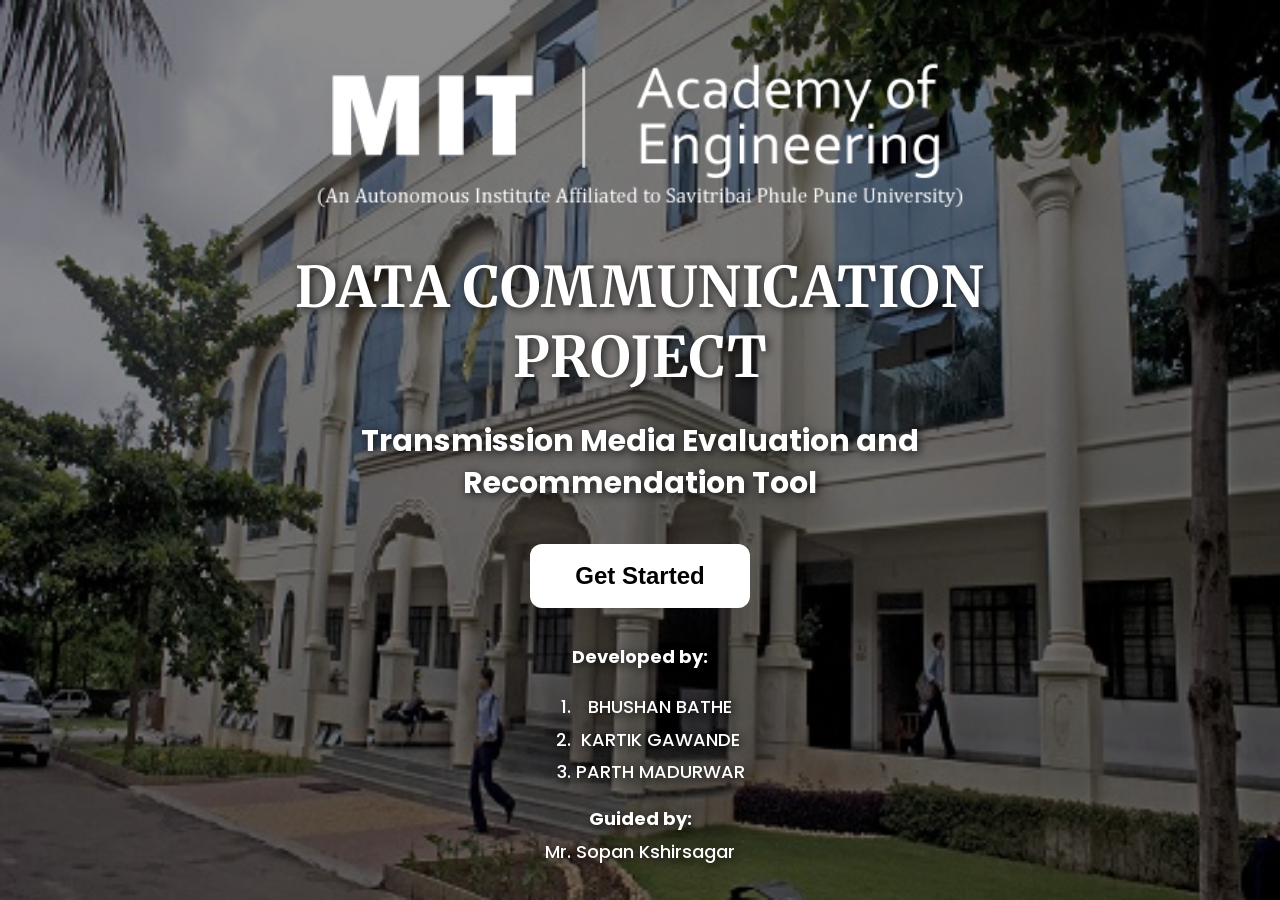
<file: index.html>
<!DOCTYPE html>
<html>

<head>
    <title>Transmission Media Evaluation Tool</title>

    <link rel="stylesheet" href="style.css">

    <link rel="preconnect" href="https://fonts.googleapis.com">
    <link rel="preconnect" href="https://fonts.gstatic.com" crossorigin>

    <link href="https://fonts.googleapis.com/css2?family=Merriweather:wght@700&family=Poppins:wght@300;400;500;600&display=swap" rel="stylesheet">
</head>

<body>

    <div class="container">

        <div class="content">

            <img src="image/logo.png" class="logo" alt="MIT Academy of Engineering">

            <h1>DATA COMMUNICATION PROJECT</h1>

            <p class="exp">
                Transmission Media Evaluation and
                <br>
                Recommendation Tool
            </p>

            <a href="theory.html">
                <button class="btn">Get Started</button>
            </a>

            <div class="footer">

                <p><strong>Developed by:</strong></p>

                <ol>
                    <li>BHUSHAN BATHE</li>
                    <li>KARTIK GAWANDE</li>
                    <li>PARTH MADURWAR</li>
                </ol>

                <p class="guide">
                    <strong>Guided by:</strong><br>
                    Mr. Sopan Kshirsagar
                </p>

            </div>

        </div>

    </div>

</body>

</html>
</file>
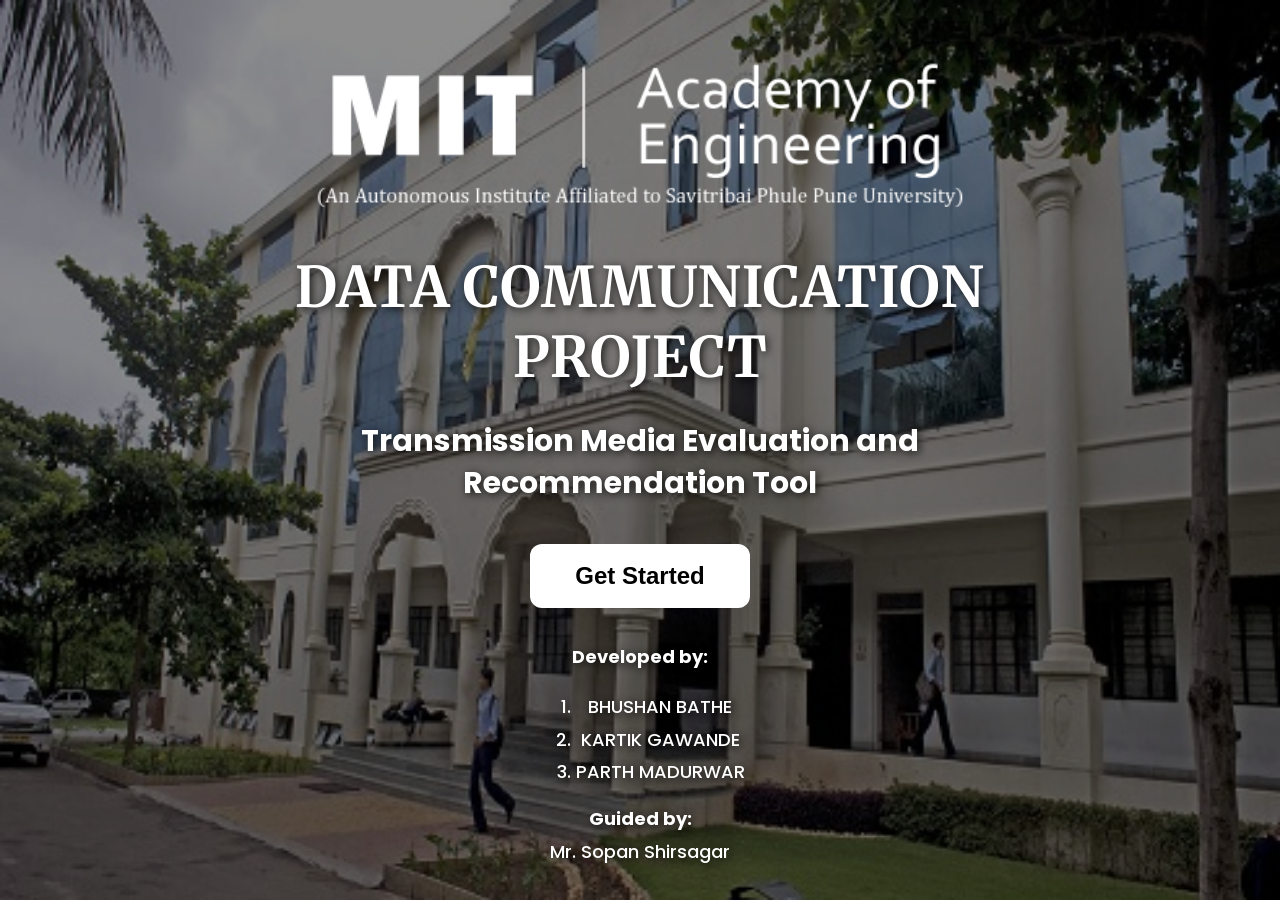
<file: DC project/index.html>
<!DOCTYPE html>
<html>

<head>
    <title>Transmission Media Evaluation Tool</title>

    <link rel="stylesheet" href="style.css">

    <link rel="preconnect" href="https://fonts.googleapis.com">
    <link rel="preconnect" href="https://fonts.gstatic.com" crossorigin>

    <link href="https://fonts.googleapis.com/css2?family=Merriweather:wght@700&family=Poppins:wght@300;400;500;600&display=swap" rel="stylesheet">
</head>

<body>

    <div class="container">

        <div class="content">

            <img src="image/logo.png" class="logo" alt="MIT Academy of Engineering">

            <h1>DATA COMMUNICATION PROJECT</h1>

            <p class="exp">
                Transmission Media Evaluation and
                <br>
                Recommendation Tool
            </p>

            <a href="theory.html">
                <button class="btn">Get Started</button>
            </a>

            <div class="footer">

                <p><strong>Developed by:</strong></p>

                <ol>
                    <li>BHUSHAN BATHE</li>
                    <li>KARTIK GAWANDE</li>
                    <li>PARTH MADURWAR</li>
                </ol>

                <p class="guide">
                    <strong>Guided by:</strong><br>
                    Mr. Sopan Shirsagar
                </p>

            </div>

        </div>

    </div>

</body>

</html>
</file>
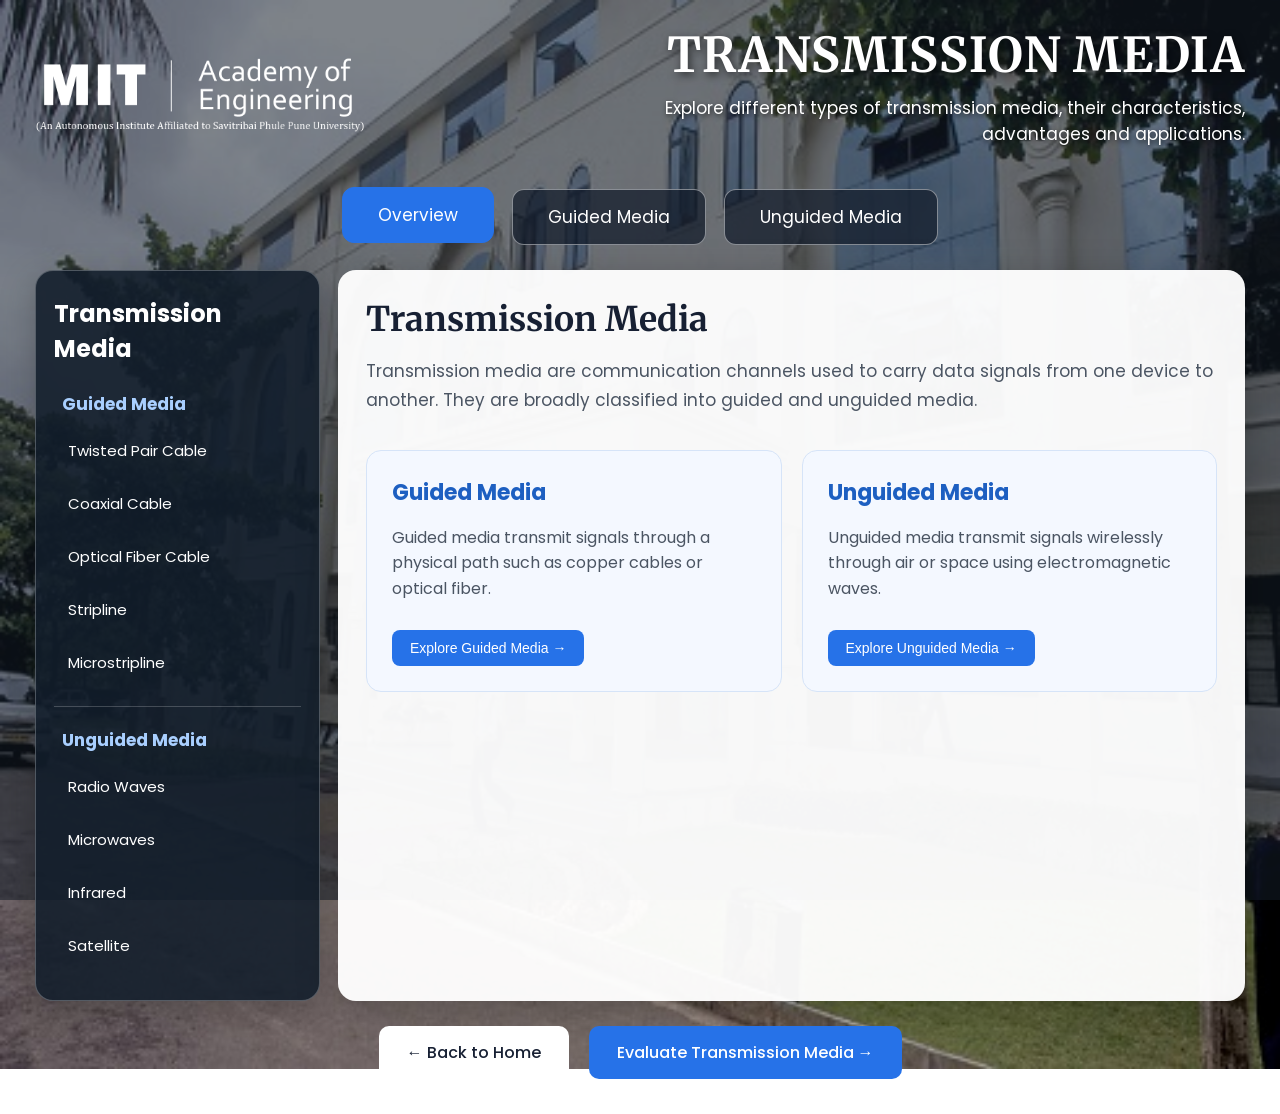
<file: theory.html>
<!DOCTYPE html>
<html lang="en">

<head>

    <meta charset="UTF-8">

    <meta name="viewport" content="width=device-width, initial-scale=1.0">

    <title>Transmission Media</title>

    <link rel="stylesheet" href="theory.css">

    <link rel="preconnect" href="https://fonts.googleapis.com">
    <link rel="preconnect" href="https://fonts.gstatic.com" crossorigin>

    <link href="https://fonts.googleapis.com/css2?family=Merriweather:wght@700&family=Poppins:wght@300;400;500;600;700&display=swap" rel="stylesheet">

</head>

<body>

    <div class="page">

        <!-- HEADER -->

        <header class="header">

            <img src="image/logo.png" class="mit-logo" alt="MIT Academy of Engineering">

            <div class="project-heading">

                <h1>TRANSMISSION MEDIA</h1>

                <p>
                    Explore different types of transmission media,
                    their characteristics, advantages and applications.
                </p>

            </div>

        </header>


        <!-- MAIN NAVIGATION -->

        <nav class="main-nav">

            <button class="nav-btn active" onclick="showOverview()">
                Overview
            </button>

            <button class="nav-btn" onclick="showCategory('guided')">
                Guided Media
            </button>

            <button class="nav-btn" onclick="showCategory('unguided')">
                Unguided Media
            </button>

        </nav>


        <!-- MAIN CONTENT -->

        <main class="main-content">


            <!-- SIDEBAR -->

            <aside class="sidebar">

                <h2>Transmission Media</h2>


                <h3>Guided Media</h3>

                <button class="media-btn" onclick="showMedia('twisted')">
                    Twisted Pair Cable
                </button>

                <button class="media-btn" onclick="showMedia('coaxial')">
                    Coaxial Cable
                </button>

                <button class="media-btn" onclick="showMedia('fiber')">
                    Optical Fiber Cable
                </button>

                <button class="media-btn" onclick="showMedia('stripline')">
                    Stripline
                </button>

                <button class="media-btn" onclick="showMedia('microstripline')">
                    Microstripline
                </button>


                <div class="divider"></div>


                <h3>Unguided Media</h3>

                <button class="media-btn" onclick="showMedia('radio')">
                    Radio Waves
                </button>

                <button class="media-btn" onclick="showMedia('microwave')">
                    Microwaves
                </button>

                <button class="media-btn" onclick="showMedia('infrared')">
                    Infrared
                </button>

                <button class="media-btn" onclick="showMedia('satellite')">
                    Satellite
                </button>

            </aside>


            <!-- INFORMATION AREA -->

            <section class="information" id="information">

                <!-- Overview -->

                <div id="overview">

                    <h2>Transmission Media</h2>

                    <p class="intro">
                        Transmission media are communication channels used
                        to carry data signals from one device to another.
                        They are broadly classified into guided and
                        unguided media.
                    </p>


                    <div class="overview-cards">

                        <div class="overview-card">

                            <h3>Guided Media</h3>

                            <p>
                                Guided media transmit signals through a
                                physical path such as copper cables or
                                optical fiber.
                            </p>

                            <button onclick="showCategory('guided')">
                                Explore Guided Media →
                            </button>

                        </div>


                        <div class="overview-card">

                            <h3>Unguided Media</h3>

                            <p>
                                Unguided media transmit signals wirelessly
                                through air or space using electromagnetic
                                waves.
                            </p>

                            <button onclick="showCategory('unguided')">
                                Explore Unguided Media →
                            </button>

                        </div>

                    </div>

                </div>

            </section>

        </main>


        <!-- BOTTOM BUTTONS -->

        <div class="bottom-buttons">

            <a href="index.html" class="back-btn">
                ← Back to Home
            </a>

            <a href="tool.html" class="evaluate-btn">
                Evaluate Transmission Media →
            </a>

        </div>

    </div>


    <script src="theory.js"></script>

</body>

</html>
</file>
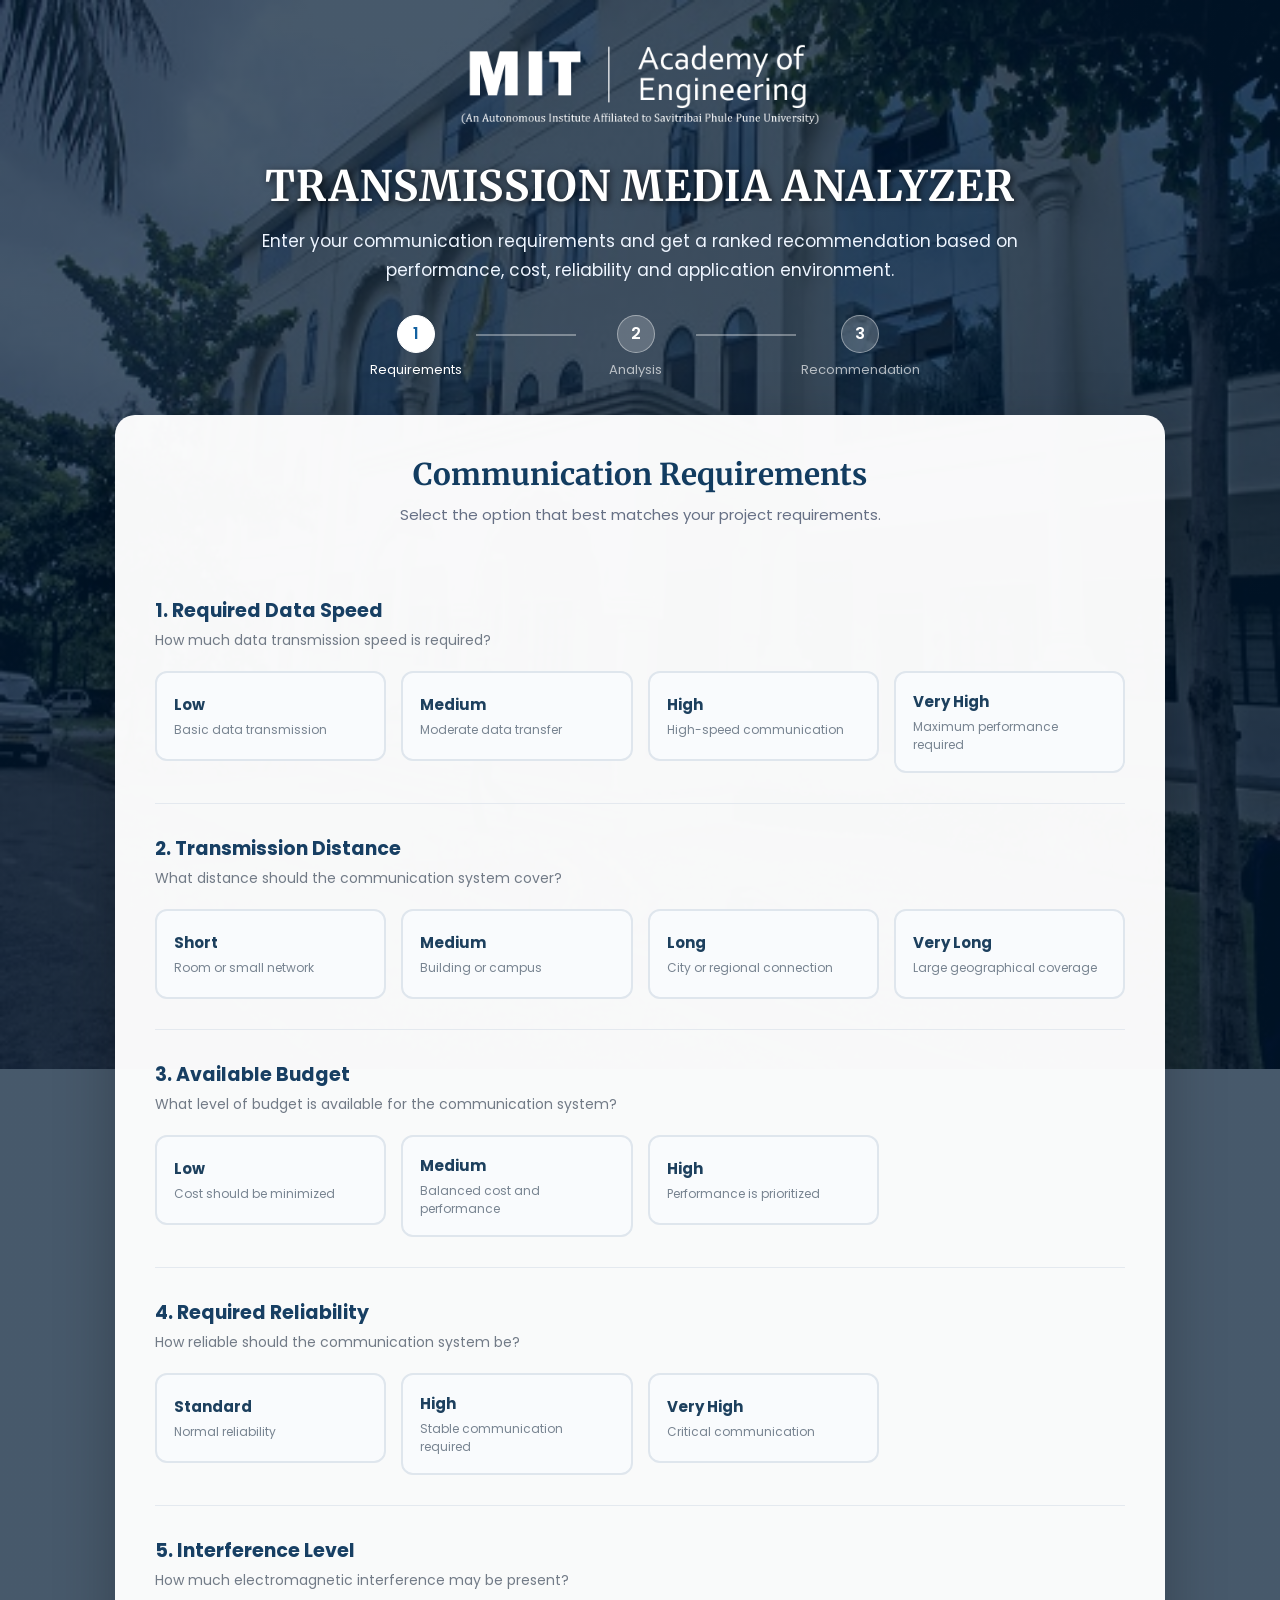
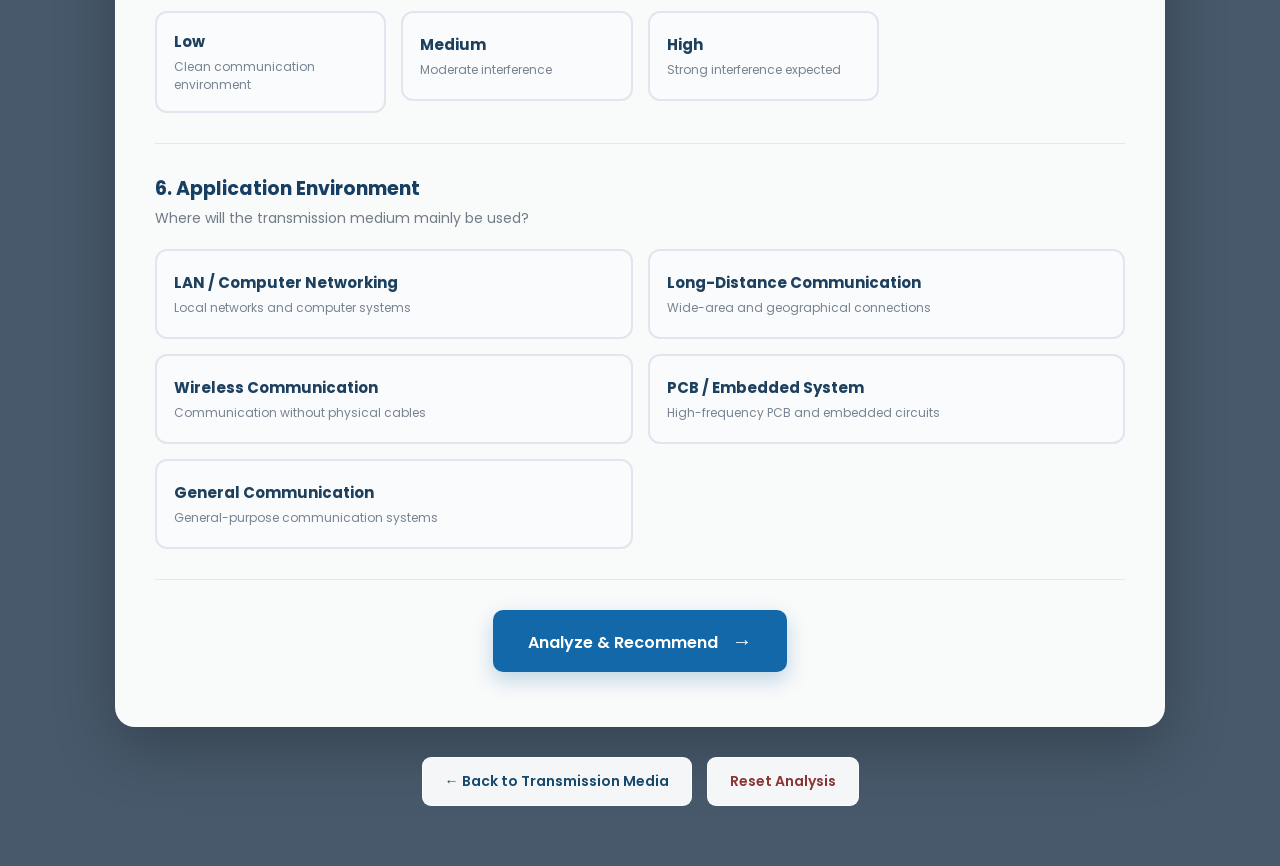
<file: tool.html>
<!DOCTYPE html>
<html lang="en">

<head>

    <meta charset="UTF-8">
    <meta name="viewport" content="width=device-width, initial-scale=1.0">

    <title>Transmission Media Analyzer</title>

    <link rel="stylesheet" href="tool.css">

    <link rel="preconnect" href="https://fonts.googleapis.com">
    <link rel="preconnect" href="https://fonts.gstatic.com" crossorigin>

    <link href="https://fonts.googleapis.com/css2?family=Merriweather:wght@700&family=Poppins:wght@300;400;500;600;700&display=swap"
        rel="stylesheet">

</head>


<body>

    <div class="page">

        <!-- HEADER -->

        <header class="header">

            <img src="image/logo.png"
                 class="logo"
                 alt="MIT Academy of Engineering">

            <div class="header-text">

                <h1>TRANSMISSION MEDIA ANALYZER</h1>

                <p>
                    Enter your communication requirements and get a
                    ranked recommendation based on performance,
                    cost, reliability and application environment.
                </p>

            </div>

        </header>



        <!-- STEP INDICATOR -->

        <div class="steps">

            <div class="step active">
                <span>1</span>
                <p>Requirements</p>
            </div>

            <div class="line"></div>

            <div class="step">
                <span>2</span>
                <p>Analysis</p>
            </div>

            <div class="line"></div>

            <div class="step">
                <span>3</span>
                <p>Recommendation</p>
            </div>

        </div>



        <!-- INPUT SECTION -->

        <section class="input-card">

            <div class="section-heading">

                <h2>Communication Requirements</h2>

                <p>
                    Select the option that best matches your project requirements.
                </p>

            </div>



            <!-- SPEED -->

            <div class="question">

                <h3>1. Required Data Speed</h3>

                <p class="question-help">
                    How much data transmission speed is required?
                </p>


                <div class="options">

                    <label class="option">

                        <input type="radio"
                               name="speed"
                               value="low">

                        <span class="option-content">

                            <strong>Low</strong>

                            <small>
                                Basic data transmission
                            </small>

                        </span>

                    </label>


                    <label class="option">

                        <input type="radio"
                               name="speed"
                               value="medium">

                        <span class="option-content">

                            <strong>Medium</strong>

                            <small>
                                Moderate data transfer
                            </small>

                        </span>

                    </label>


                    <label class="option">

                        <input type="radio"
                               name="speed"
                               value="high">

                        <span class="option-content">

                            <strong>High</strong>

                            <small>
                                High-speed communication
                            </small>

                        </span>

                    </label>


                    <label class="option">

                        <input type="radio"
                               name="speed"
                               value="very-high">

                        <span class="option-content">

                            <strong>Very High</strong>

                            <small>
                                Maximum performance required
                            </small>

                        </span>

                    </label>

                </div>

            </div>



            <!-- DISTANCE -->

            <div class="question">

                <h3>2. Transmission Distance</h3>

                <p class="question-help">
                    What distance should the communication system cover?
                </p>


                <div class="options">

                    <label class="option">

                        <input type="radio"
                               name="distance"
                               value="short">

                        <span class="option-content">

                            <strong>Short</strong>

                            <small>
                                Room or small network
                            </small>

                        </span>

                    </label>


                    <label class="option">

                        <input type="radio"
                               name="distance"
                               value="medium">

                        <span class="option-content">

                            <strong>Medium</strong>

                            <small>
                                Building or campus
                            </small>

                        </span>

                    </label>


                    <label class="option">

                        <input type="radio"
                               name="distance"
                               value="long">

                        <span class="option-content">

                            <strong>Long</strong>

                            <small>
                                City or regional connection
                            </small>

                        </span>

                    </label>


                    <label class="option">

                        <input type="radio"
                               name="distance"
                               value="very-long">

                        <span class="option-content">

                            <strong>Very Long</strong>

                            <small>
                                Large geographical coverage
                            </small>

                        </span>

                    </label>

                </div>

            </div>



            <!-- BUDGET -->

            <div class="question">

                <h3>3. Available Budget</h3>

                <p class="question-help">
                    What level of budget is available for the communication system?
                </p>


                <div class="options">

                    <label class="option">

                        <input type="radio"
                               name="budget"
                               value="low">

                        <span class="option-content">

                            <strong>Low</strong>

                            <small>
                                Cost should be minimized
                            </small>

                        </span>

                    </label>


                    <label class="option">

                        <input type="radio"
                               name="budget"
                               value="medium">

                        <span class="option-content">

                            <strong>Medium</strong>

                            <small>
                                Balanced cost and performance
                            </small>

                        </span>

                    </label>


                    <label class="option">

                        <input type="radio"
                               name="budget"
                               value="high">

                        <span class="option-content">

                            <strong>High</strong>

                            <small>
                                Performance is prioritized
                            </small>

                        </span>

                    </label>

                </div>

            </div>



            <!-- RELIABILITY -->

            <div class="question">

                <h3>4. Required Reliability</h3>

                <p class="question-help">
                    How reliable should the communication system be?
                </p>


                <div class="options">

                    <label class="option">

                        <input type="radio"
                               name="reliability"
                               value="standard">

                        <span class="option-content">

                            <strong>Standard</strong>

                            <small>
                                Normal reliability
                            </small>

                        </span>

                    </label>


                    <label class="option">

                        <input type="radio"
                               name="reliability"
                               value="high">

                        <span class="option-content">

                            <strong>High</strong>

                            <small>
                                Stable communication required
                            </small>

                        </span>

                    </label>


                    <label class="option">

                        <input type="radio"
                               name="reliability"
                               value="very-high">

                        <span class="option-content">

                            <strong>Very High</strong>

                            <small>
                                Critical communication
                            </small>

                        </span>

                    </label>

                </div>

            </div>



            <!-- INTERFERENCE -->

            <div class="question">

                <h3>5. Interference Level</h3>

                <p class="question-help">
                    How much electromagnetic interference may be present?
                </p>


                <div class="options">

                    <label class="option">

                        <input type="radio"
                               name="interference"
                               value="low">

                        <span class="option-content">

                            <strong>Low</strong>

                            <small>
                                Clean communication environment
                            </small>

                        </span>

                    </label>


                    <label class="option">

                        <input type="radio"
                               name="interference"
                               value="medium">

                        <span class="option-content">

                            <strong>Medium</strong>

                            <small>
                                Moderate interference
                            </small>

                        </span>

                    </label>


                    <label class="option">

                        <input type="radio"
                               name="interference"
                               value="high">

                        <span class="option-content">

                            <strong>High</strong>

                            <small>
                                Strong interference expected
                            </small>

                        </span>

                    </label>

                </div>

            </div>



            <!-- ENVIRONMENT -->

            <div class="question">

                <h3>6. Application Environment</h3>

                <p class="question-help">
                    Where will the transmission medium mainly be used?
                </p>


                <div class="options environment-options">

                    <label class="option">

                        <input type="radio"
                               name="environment"
                               value="lan">

                        <span class="option-content">

                            <strong>LAN / Computer Networking</strong>

                            <small>
                                Local networks and computer systems
                            </small>

                        </span>

                    </label>


                    <label class="option">

                        <input type="radio"
                               name="environment"
                               value="long-distance">

                        <span class="option-content">

                            <strong>Long-Distance Communication</strong>

                            <small>
                                Wide-area and geographical connections
                            </small>

                        </span>

                    </label>


                    <label class="option">

                        <input type="radio"
                               name="environment"
                               value="wireless">

                        <span class="option-content">

                            <strong>Wireless Communication</strong>

                            <small>
                                Communication without physical cables
                            </small>

                        </span>

                    </label>


                    <label class="option">

                        <input type="radio"
                               name="environment"
                               value="pcb">

                        <span class="option-content">

                            <strong>PCB / Embedded System</strong>

                            <small>
                                High-frequency PCB and embedded circuits
                            </small>

                        </span>

                    </label>


                    <label class="option">

                        <input type="radio"
                               name="environment"
                               value="general">

                        <span class="option-content">

                            <strong>General Communication</strong>

                            <small>
                                General-purpose communication systems
                            </small>

                        </span>

                    </label>

                </div>

            </div>



            <!-- BUTTON -->

            <div class="analyze-area">

                <button id="analyzeBtn" class="analyze-btn">

                    Analyze & Recommend

                    <span>→</span>

                </button>

                <p id="errorMessage" class="error-message"></p>

            </div>

        </section>



        <!-- RESULT SECTION -->

        <section id="resultSection" class="result-section">

            <!-- Recommendation will be inserted by JavaScript -->

        </section>



        <!-- FOOTER BUTTONS -->

        <div class="bottom-buttons">

            <a href="theory.html" class="secondary-btn">
                ← Back to Transmission Media
            </a>

            <button id="resetBtn" class="secondary-btn reset-btn">
                Reset Analysis
            </button>

        </div>


    </div>


    <script src="tool.js"></script>

</body>

</html>
</file>
<file: style.css>
body { 
    margin: 0; 
    padding: 0; 
    font-family: 'Poppins', sans-serif; 
} 
 
.container { 
    position: relative; 
    min-height: 100vh; 
    width: 100%; 
 
    background: url("image/bgg.jpg") no-repeat center; 
    background-size: cover; 
 
    display: flex; 
    justify-content: center; 
    align-items: flex-start; 
    padding-top: 55px; 
    box-sizing: border-box; 
} 
 
.container::before { 
    content: ""; 
    position: absolute; 
    inset: 0; 
    background: rgba(0, 0, 0, 0.45); 
} 
 
.content { 
    position: relative; 
    z-index: 1; 
 
    display: flex; 
    flex-direction: column; 
    align-items: center; 
    text-align: center; 
 
    width: 100%; 
    max-width: 900px; 
    padding: 0 20px; 
    box-sizing: border-box; 
} 
 
.logo { 
    width: 650px; 
    max-width: 90%; 
    margin-bottom: 38px; 
    filter: brightness(0) invert(1); 
} 
 
h1 { 
    margin: 0 0 28px 0; 
    font-family: 'Merriweather', serif; 
    font-size: 56px; 
    font-weight: 700; 
    letter-spacing: 1px; 
    color: white; 
    text-shadow: 2px 2px 8px rgba(0, 0, 0, 0.8); 
} 
 
.exp { 
    font-size: 30px; 
    font-weight: bold; 
    line-height: 1.4; 
    margin: 0 auto 40px; 
    max-width: 900px; 
    text-align: center;
    color: white;
    text-shadow: 2px 2px 8px rgba(0, 0, 0, 0.8);
} 
 
.btn { 
    padding: 18px 45px; 
    font-size: 24px; 
    font-weight: 600; 
    border: none; 
    border-radius: 12px; 
    cursor: pointer; 
    background: white; 
    color: black; 
    transition: 0.3s; 
} 
 
.btn:hover { 
    transform: scale(1.05); 
} 
 
.footer { 
    margin-top: 15px; 
    font-size: 18px; 
    line-height: 1.8; 
    font-weight: 500; 
    color: white; 
    text-shadow: 2px 2px 8px rgba(0, 0, 0, 0.8); 
}

.footer ol {
    margin-top: 5px;
    margin-bottom: 15px;
}

.footer .guide {
    margin-top: 10px;
}
</file>
<file: DC project/style.css>
body { 
    margin: 0; 
    padding: 0; 
    font-family: 'Poppins', sans-serif; 
} 
 
.container { 
    position: relative; 
    min-height: 100vh; 
    width: 100%; 
 
    background: url("image/bgg.jpg") no-repeat center; 
    background-size: cover; 
 
    display: flex; 
    justify-content: center; 
    align-items: flex-start; 
    padding-top: 55px; 
    box-sizing: border-box; 
} 
 
.container::before { 
    content: ""; 
    position: absolute; 
    inset: 0; 
    background: rgba(0, 0, 0, 0.45); 
} 
 
.content { 
    position: relative; 
    z-index: 1; 
 
    display: flex; 
    flex-direction: column; 
    align-items: center; 
    text-align: center; 
 
    width: 100%; 
    max-width: 900px; 
    padding: 0 20px; 
    box-sizing: border-box; 
} 
 
.logo { 
    width: 650px; 
    max-width: 90%; 
    margin-bottom: 38px; 
    filter: brightness(0) invert(1); 
} 
 
h1 { 
    margin: 0 0 28px 0; 
    font-family: 'Merriweather', serif; 
    font-size: 56px; 
    font-weight: 700; 
    letter-spacing: 1px; 
    color: white; 
    text-shadow: 2px 2px 8px rgba(0, 0, 0, 0.8); 
} 
 
.exp { 
    font-size: 30px; 
    font-weight: bold; 
    line-height: 1.4; 
    margin: 0 auto 40px; 
    max-width: 900px; 
    text-align: center;
    color: white;
    text-shadow: 2px 2px 8px rgba(0, 0, 0, 0.8);
} 
 
.btn { 
    padding: 18px 45px; 
    font-size: 24px; 
    font-weight: 600; 
    border: none; 
    border-radius: 12px; 
    cursor: pointer; 
    background: white; 
    color: black; 
    transition: 0.3s; 
} 
 
.btn:hover { 
    transform: scale(1.05); 
} 
 
.footer { 
    margin-top: 15px; 
    font-size: 18px; 
    line-height: 1.8; 
    font-weight: 500; 
    color: white; 
    text-shadow: 2px 2px 8px rgba(0, 0, 0, 0.8); 
}

.footer ol {
    margin-top: 5px;
    margin-bottom: 15px;
}

.footer .guide {
    margin-top: 10px;
}
</file>
<file: theory.css>
* {
    box-sizing: border-box;
}

body {
    margin: 0;
    padding: 0;

    font-family: 'Poppins', sans-serif;

    background: url("image/bgg.jpg") center center / cover fixed no-repeat;

    color: #172033;
}


/* DARK OVERLAY */

body::before {
    content: "";

    position: fixed;

    inset: 0;

    background: rgba(20, 30, 40, 0.55);

    z-index: -1;
}


/* MAIN PAGE */

.page {
    min-height: 100vh;

    padding: 25px 35px 35px;
}


/* HEADER */

.header {
    display: flex;

    align-items: center;

    justify-content: space-between;

    max-width: 1400px;

    margin: auto;

    color: white;
}


.mit-logo {
    width: 330px;

    filter: brightness(0) invert(1);
}


.project-heading {
    text-align: right;

    max-width: 650px;
}


.project-heading h1 {
    margin: 0;

    font-family: 'Merriweather', serif;

    font-size: 48px;

    letter-spacing: 1px;

    text-shadow: 2px 3px 8px rgba(0, 0, 0, 0.6);
}


.project-heading p {
    margin-top: 10px;

    font-size: 17px;

    font-weight: 400;

    text-shadow: 1px 2px 5px rgba(0, 0, 0, 0.7);
}


/* NAVIGATION */

.main-nav {
    display: flex;

    justify-content: center;

    gap: 18px;

    margin: 25px auto;

    max-width: 1200px;
}


.nav-btn {
    border: 1px solid rgba(255, 255, 255, 0.45);

    background: rgba(20, 30, 45, 0.75);

    color: white;

    padding: 14px 35px;

    border-radius: 12px;

    font-family: 'Poppins', sans-serif;

    font-size: 17px;

    cursor: pointer;

    transition: 0.3s;
}


.nav-btn:hover,
.nav-btn.active {
    background: #2672e8;

    border-color: #2672e8;

    transform: translateY(-2px);
}


/* MAIN CONTENT */

.main-content {
    display: flex;

    gap: 18px;

    max-width: 1400px;

    margin: auto;
}


/* SIDEBAR */

.sidebar {
    width: 285px;

    flex-shrink: 0;

    padding: 25px 18px;

    border-radius: 18px;

    background: rgba(18, 29, 43, 0.88);

    color: white;

    border: 1px solid rgba(255, 255, 255, 0.25);

    box-shadow: 0 10px 35px rgba(0, 0, 0, 0.25);
}


.sidebar h2 {
    margin: 0 0 25px;

    font-size: 24px;
}


.sidebar h3 {
    margin: 18px 8px 10px;

    font-size: 17px;

    color: #a9cfff;
}


.media-btn {
    display: block;

    width: 100%;

    margin: 6px 0;

    padding: 12px 14px;

    border: none;

    border-radius: 9px;

    background: transparent;

    color: white;

    text-align: left;

    font-family: 'Poppins', sans-serif;

    font-size: 15px;

    cursor: pointer;

    transition: 0.25s;
}


.media-btn:hover {
    background: rgba(38, 114, 232, 0.8);

    padding-left: 20px;
}


.media-btn.active {
    background: #2672e8;

    box-shadow: 0 5px 15px rgba(38, 114, 232, 0.35);
}


.divider {
    height: 1px;

    background: rgba(255, 255, 255, 0.2);

    margin: 20px 0;
}


/* INFORMATION CARD */

.information {
    flex: 1;

    background: rgba(255, 255, 255, 0.96);

    border-radius: 18px;

    padding: 28px;

    min-height: 590px;

    box-shadow: 0 12px 40px rgba(0, 0, 0, 0.25);
}


.information h2 {
    margin: 0 0 8px;

    font-family: 'Merriweather', serif;

    font-size: 34px;

    color: #172033;
}


.information h3 {
    margin-top: 0;

    color: #1d5fc1;

    font-size: 22px;
}


.intro {
    font-size: 17px;

    line-height: 1.7;

    color: #4b5563;

    max-width: 900px;
}


/* OVERVIEW CARDS */

.overview-cards {
    display: grid;

    grid-template-columns: repeat(2, 1fr);

    gap: 20px;

    margin-top: 35px;
}


.overview-card {
    padding: 25px;

    border-radius: 15px;

    background: #f4f8ff;

    border: 1px solid #d6e4f8;
}


.overview-card h3 {
    margin-bottom: 10px;
}


.overview-card p {
    line-height: 1.6;

    color: #4b5563;
}


.overview-card button {
    margin-top: 12px;

    padding: 10px 18px;

    border: none;

    border-radius: 8px;

    background: #2672e8;

    color: white;

    font-size: 14px;

    cursor: pointer;
}


/* MEDIA INFORMATION */

.media-title {
    display: flex;

    justify-content: space-between;

    align-items: center;

    margin-bottom: 20px;
}


.media-title h2 {
    margin: 0;
}


.media-subtitle {
    color: #2672e8;

    font-weight: 600;

    margin-top: 5px;
}


/* PHOTO + INTRODUCTION */

.media-top {
    display: grid;

    grid-template-columns: 42% 58%;

    gap: 18px;

    margin-bottom: 18px;
}


.media-image {
    width: 100%;
    height: 280px;
    object-fit: contain;
    background: white;
    border-radius: 12px;
    border: 1px solid #d7e0eb;
    display: block;
}


.introduction {
    padding: 22px;

    border-radius: 12px;

    background: #f1f7ff;

    border: 1px solid #d5e5fa;
}


.introduction h3 {
    margin-bottom: 10px;
}


.introduction p {
    line-height: 1.65;

    color: #374151;
}


/* INFORMATION GRID */

.info-grid {
    display: grid;

    grid-template-columns: 1fr 1fr;

    gap: 16px;
}


.info-box {
    padding: 20px;

    border-radius: 12px;

    border: 1px solid #dbe3ec;
}


.info-box h3 {
    margin-bottom: 10px;
}


.info-box ul {
    margin: 0;

    padding-left: 20px;
}


.info-box li {
    margin: 7px 0;

    line-height: 1.45;

    color: #374151;
}


/* DIFFERENT BOX TYPES */

.features {
    background: #f2f7ff;
}


.advantages {
    background: #effbf4;

    border-color: #c9efd7;
}


.disadvantages {
    background: #fff2f2;

    border-color: #f4cccc;
}


.applications {
    background: #fff9ed;

    border-color: #f1dfaa;
}


/* CATEGORY PAGE */

.category-content {
    text-align: center;

    padding: 30px;
}


.category-content h2 {
    font-size: 35px;
}


.category-content p {
    max-width: 850px;

    margin: 0 auto 30px;

    line-height: 1.7;

    color: #4b5563;
}


.category-grid {
    display: grid;

    grid-template-columns: repeat(2, 1fr);

    gap: 18px;
}


.category-card {
    padding: 25px;

    border: 1px solid #d8e3f2;

    border-radius: 14px;

    background: #f7faff;

    cursor: pointer;

    transition: 0.3s;
}


.category-card:hover {
    transform: translateY(-4px);

    box-shadow: 0 8px 25px rgba(0, 0, 0, 0.1);
}


.category-card h3 {
    margin-bottom: 5px;
}


/* BOTTOM BUTTONS */

.bottom-buttons {
    display: flex;

    justify-content: center;

    gap: 20px;

    margin: 25px auto 0;
}


.back-btn,
.evaluate-btn {
    text-decoration: none;

    padding: 14px 28px;

    border-radius: 10px;

    font-size: 16px;

    font-weight: 500;
}


.back-btn {
    background: white;

    color: #172033;
}


.evaluate-btn {
    background: #2672e8;

    color: white;
}


.back-btn:hover,
.evaluate-btn:hover {
    transform: translateY(-2px);
}


/* RESPONSIVE */

@media (max-width: 950px) {

    .header {
        flex-direction: column;

        gap: 15px;

        text-align: center;
    }

    .project-heading {
        text-align: center;
    }

    .main-content {
        flex-direction: column;
    }

    .sidebar {
        width: 100%;
    }

    .media-top {
        grid-template-columns: 1fr;
    }

}


@media (max-width: 650px) {

    .page {
        padding: 15px;
    }

    .mit-logo {
        width: 260px;
    }

    .project-heading h1 {
        font-size: 32px;
    }

    .main-nav {
        flex-direction: column;
    }

    .overview-cards,
    .info-grid,
    .category-grid {
        grid-template-columns: 1fr;
    }

    .information {
        padding: 18px;
    }

}
</file>
<file: tool.css>
* {
    box-sizing: border-box;
}


body {
    margin: 0;
    padding: 0;

    font-family: 'Poppins', sans-serif;

    background:
        linear-gradient(
            rgba(0, 25, 50, 0.72),
            rgba(0, 25, 50, 0.72)
        ),
        url("image/bgg.jpg") no-repeat center center fixed;

    background-size: cover;

    color: #172033;
}


.page {
    width: 100%;
    min-height: 100vh;

    padding: 40px 20px 60px;
}



/* =========================
   HEADER
========================= */

.header {
    width: 100%;
    max-width: 1100px;

    margin: 0 auto 30px;

    text-align: center;
}


.logo {
    width: 360px;
    max-width: 85%;

    margin-bottom: 25px;

    filter: brightness(0) invert(1);
}


.header-text h1 {
    margin: 0 0 15px;

    font-family: 'Merriweather', serif;

    font-size: 42px;

    color: white;

    letter-spacing: 1px;

    text-shadow:
        2px 2px 7px rgba(0, 0, 0, 0.7);
}


.header-text p {
    max-width: 800px;

    margin: 0 auto;

    color: #eef5ff;

    font-size: 17px;

    line-height: 1.7;
}



/* =========================
   STEPS
========================= */

.steps {
    width: 100%;
    max-width: 800px;

    margin: 0 auto 35px;

    display: flex;

    align-items: center;
    justify-content: center;
}


.step {
    display: flex;

    flex-direction: column;

    align-items: center;

    color: rgba(255, 255, 255, 0.65);

    min-width: 110px;
}


.step span {
    width: 38px;
    height: 38px;

    border-radius: 50%;

    display: flex;

    align-items: center;
    justify-content: center;

    margin-bottom: 7px;

    background: rgba(255, 255, 255, 0.2);

    border: 1px solid rgba(255, 255, 255, 0.4);

    color: white;

    font-weight: 600;
}


.step p {
    margin: 0;

    font-size: 13px;
}


.step.active {
    color: white;
}


.step.active span {
    background: white;

    color: #1261a0;

    border-color: white;
}


.line {
    width: 100px;

    height: 2px;

    background: rgba(255, 255, 255, 0.35);

    margin: 0 5px 25px;
}



/* =========================
   MAIN INPUT CARD
========================= */

.input-card {
    width: 100%;
    max-width: 1050px;

    margin: 0 auto;

    padding: 40px;

    background: rgba(255, 255, 255, 0.97);

    border-radius: 20px;

    box-shadow:
        0 20px 60px rgba(0, 0, 0, 0.25);
}


.section-heading {
    text-align: center;

    margin-bottom: 40px;
}


.section-heading h2 {
    margin: 0 0 10px;

    font-family: 'Merriweather', serif;

    font-size: 30px;

    color: #123c60;
}


.section-heading p {
    margin: 0;

    color: #667085;

    font-size: 15px;
}



/* =========================
   QUESTIONS
========================= */

.question {
    padding: 30px 0;

    border-bottom: 1px solid #e4e9ef;
}


.question:first-of-type {
    padding-top: 0;
}


.question:last-of-type {
    border-bottom: none;
}


.question h3 {
    margin: 0 0 5px;

    color: #173f63;

    font-size: 19px;
}


.question-help {
    margin: 0 0 20px;

    color: #727b87;

    font-size: 14px;
}



/* =========================
   OPTIONS
========================= */

.options {
    display: grid;

    grid-template-columns: repeat(4, 1fr);

    gap: 15px;
}


.environment-options {
    grid-template-columns: repeat(2, 1fr);
}


.option {
    position: relative;

    display: block;

    cursor: pointer;
}


.option input {
    position: absolute;

    opacity: 0;

    pointer-events: none;
}


.option-content {
    min-height: 90px;

    padding: 17px;

    border: 2px solid #dfe6ed;

    border-radius: 12px;

    background: #f9fbfd;

    display: flex;

    flex-direction: column;

    justify-content: center;

    transition: 0.2s ease;
}


.option-content strong {
    font-size: 15px;

    color: #1d405e;

    margin-bottom: 5px;
}


.option-content small {
    color: #788491;

    font-size: 12px;

    line-height: 1.5;
}


.option:hover .option-content {
    border-color: #6ea7d2;

    background: #f3f9fe;

    transform: translateY(-2px);
}


.option input:checked + .option-content {
    border-color: #1670b7;

    background: #edf7ff;

    box-shadow:
        0 4px 15px rgba(22, 112, 183, 0.12);
}


.option input:checked + .option-content strong {
    color: #0963a7;
}



/* =========================
   ANALYZE BUTTON
========================= */

.analyze-area {
    text-align: center;

    padding-top: 30px;
}


.analyze-btn {
    border: none;

    padding: 16px 35px;

    border-radius: 10px;

    background: #1268a8;

    color: white;

    font-family: 'Poppins', sans-serif;

    font-size: 16px;

    font-weight: 600;

    cursor: pointer;

    transition: 0.25s ease;

    box-shadow:
        0 8px 20px rgba(18, 104, 168, 0.25);
}


.analyze-btn span {
    margin-left: 10px;

    font-size: 20px;
}


.analyze-btn:hover {
    background: #0d568d;

    transform: translateY(-2px);
}


.error-message {
    margin: 15px 0 0;

    color: #c62828;

    font-size: 14px;

    font-weight: 500;
}



/* =========================
   RESULT SECTION
========================= */

.result-section {
    width: 100%;
    max-width: 1100px;

    margin: 35px auto 0;

    display: none;
}


.result-section.show {
    display: block;
}



/* =========================
   RECOMMENDATION
========================= */

.recommendation-card {
    padding: 35px;

    background: white;

    border-radius: 18px;

    box-shadow:
        0 15px 45px rgba(0, 0, 0, 0.2);

    margin-bottom: 25px;

    border-left: 6px solid #1476b9;
}


.recommendation-label {
    display: inline-block;

    padding: 6px 13px;

    margin-bottom: 15px;

    border-radius: 20px;

    background: #eaf5fd;

    color: #1268a8;

    font-size: 12px;

    font-weight: 700;

    letter-spacing: 0.5px;
}


.recommendation-card h2 {
    margin: 0 0 8px;

    font-family: 'Merriweather', serif;

    color: #123c60;

    font-size: 30px;
}


.score-big {
    font-size: 21px;

    font-weight: 600;

    color: #176ea9;

    margin-bottom: 20px;
}


.recommendation-card h3 {
    margin: 0 0 12px;

    color: #20384d;

    font-size: 17px;
}


.recommendation-reasons {
    margin: 0;

    padding-left: 22px;
}


.recommendation-reasons li {
    margin-bottom: 7px;

    color: #465564;

    line-height: 1.6;

    font-size: 14px;
}



/* =========================
   RANKING HEADER
========================= */

.ranking-title {
    color: white;

    font-family: 'Merriweather', serif;

    font-size: 27px;

    margin: 30px 0 18px;
}


.ranking-subtitle {
    color: #e6eff7;

    margin: -8px 0 20px;

    font-size: 14px;
}



/* =========================
   MEDIA CARD
========================= */

.media-card {
    background: white;

    border-radius: 16px;

    padding: 25px;

    margin-bottom: 18px;

    box-shadow:
        0 10px 30px rgba(0, 0, 0, 0.15);
}


.media-card.recommended {
    border: 2px solid #1476b9;
}


.media-card-header {
    display: flex;

    justify-content: space-between;

    align-items: center;

    gap: 20px;

    margin-bottom: 18px;
}


.media-name-area {
    display: flex;

    align-items: center;

    gap: 13px;
}


.rank-number {
    width: 38px;
    height: 38px;

    border-radius: 50%;

    background: #eaf4fb;

    color: #1268a8;

    display: flex;

    align-items: center;
    justify-content: center;

    font-weight: 700;
}


.media-name {
    margin: 0;

    color: #193e5d;

    font-size: 19px;
}


.media-score {
    text-align: right;
}


.score-number {
    font-size: 21px;

    font-weight: 700;

    color: #176ea9;
}


.overall-label {
    display: block;

    margin-top: 3px;

    font-size: 12px;

    font-weight: 700;

    letter-spacing: 0.4px;

    color: #667788;
}



/* =========================
   CRITERION GRID
========================= */

.criteria-grid {
    display: grid;

    grid-template-columns: repeat(6, 1fr);

    gap: 10px;

    margin-bottom: 20px;
}


.criteria-item {
    padding: 12px 9px;

    border-radius: 10px;

    background: #f7f9fb;

    text-align: center;
}


.criteria-name {
    display: block;

    font-size: 11px;

    color: #687787;

    margin-bottom: 6px;
}


.criteria-status {
    display: block;

    font-size: 12px;

    font-weight: 700;
}



/* STATUS COLORS */

.status-excellent {
    background: #eaf8ef;
}


.status-excellent .criteria-status {
    color: #168447;
}


.status-good {
    background: #eef6fc;
}


.status-good .criteria-status {
    color: #1470ae;
}


.status-average {
    background: #fff8e6;
}


.status-average .criteria-status {
    color: #b47700;
}


.status-poor {
    background: #fff0f0;
}


.status-poor .criteria-status {
    color: #c33b3b;
}



/* =========================
   REASON
========================= */

.media-reason {
    padding: 17px 18px;

    border-radius: 10px;

    background: #f5f8fa;

    border-left: 4px solid #7da8c5;
}


.media-reason strong {
    display: block;

    color: #25455d;

    font-size: 13px;

    margin-bottom: 5px;
}


.media-reason p {
    margin: 0;

    color: #596b7a;

    font-size: 13px;

    line-height: 1.65;
}



/* =========================
   BOTTOM BUTTONS
========================= */

.bottom-buttons {
    width: 100%;
    max-width: 1100px;

    margin: 30px auto 0;

    display: flex;

    justify-content: center;

    gap: 15px;

    flex-wrap: wrap;
}


.secondary-btn {
    padding: 13px 22px;

    border-radius: 9px;

    border: 1px solid rgba(255, 255, 255, 0.7);

    background: rgba(255, 255, 255, 0.95);

    color: #16496d;

    text-decoration: none;

    font-family: 'Poppins', sans-serif;

    font-size: 14px;

    font-weight: 600;

    cursor: pointer;

    transition: 0.2s;
}


.secondary-btn:hover {
    background: white;

    transform: translateY(-2px);
}


.reset-btn {
    color: #8b3434;
}



/* =========================
   RESPONSIVE
========================= */

@media (max-width: 900px) {

    .options {
        grid-template-columns: repeat(2, 1fr);
    }

    .criteria-grid {
        grid-template-columns: repeat(3, 1fr);
    }

}


@media (max-width: 650px) {

    .page {
        padding: 25px 12px 40px;
    }


    .header-text h1 {
        font-size: 29px;
    }


    .header-text p {
        font-size: 14px;
    }


    .logo {
        width: 280px;
    }


    .steps {
        transform: scale(0.9);
    }


    .line {
        width: 45px;
    }


    .input-card {
        padding: 25px 18px;
    }


    .section-heading h2 {
        font-size: 24px;
    }


    .options,
    .environment-options {
        grid-template-columns: 1fr;
    }


    .recommendation-card {
        padding: 25px 20px;
    }


    .recommendation-card h2 {
        font-size: 24px;
    }


    .media-card {
        padding: 20px 15px;
    }


    .media-card-header {
        align-items: flex-start;
    }


    .criteria-grid {
        grid-template-columns: repeat(2, 1fr);
    }


    .media-name {
        font-size: 16px;
    }

}


@media (max-width: 420px) {

    .step {
        min-width: 80px;
    }


    .step p {
        font-size: 11px;
    }


    .step span {
        width: 32px;
        height: 32px;
    }


    .criteria-grid {
        grid-template-columns: 1fr 1fr;
    }

}
</file>
